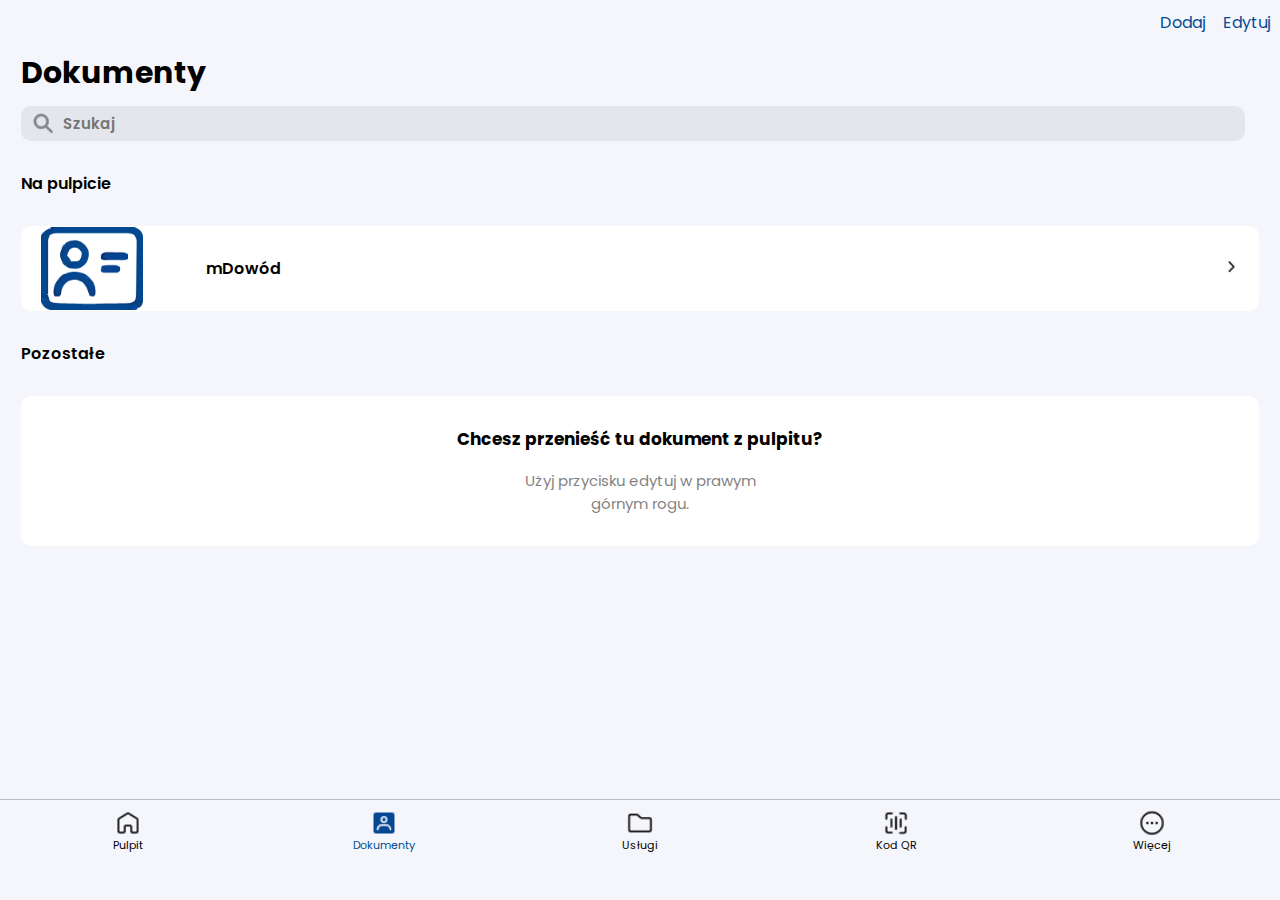
<file: documents.html>
<head>
  <title>mObywatel</title>
  <meta charset="UTF-8" />
  <link rel="stylesheet" href="assets/documents.css" />
  <link rel="stylesheet" href="assets/main.css" />
  <link rel="shortcut icon" href="dowod_files/czerwony.jpg" />
  <link rel="apple-touch-icon" href="dowod_files/czerwony.jpg" />
  <link rel="icon" type="image/x-icon" href="dowod_files/czerwony.jpg" />
  <meta name="format-detection" content="telephone=no" />
  <meta
    name="viewport"
    content="width=device-width, initial-scale=0.8, user-scalable=no"
  />
  <meta name="mobile-web-app-capable" content="yes" />
</head>
<body>
  <div class="bottom_bar">
    <div class="bottom_bar_grid">
      <div class="bottom_element_grid" send="home">
        <div class="bottom_element_image home"></div>
        <p class="bottom_element_text">Pulpit</p>
      </div>
      <div class="bottom_element_grid" send="documents">
        <div class="bottom_element_image documents documents_open"></div>
        <p class="bottom_element_text open">Dokumenty</p>
      </div>
      <div class="bottom_element_grid" send="services">
        <div class="bottom_element_image services"></div>
        <p class="bottom_element_text">Usługi</p>
      </div>
      <div class="bottom_element_grid" send="qr">
        <div class="bottom_element_image qr"></div>
        <p class="bottom_element_text">Kod QR</p>
      </div>
      <div class="bottom_element_grid" send="more">
        <div class="bottom_element_image more"></div>
        <p class="bottom_element_text">Więcej</p>
      </div>
    </div>
  </div>

  <div class="container">
    <p class="action_add action">Dodaj</p>
    <p class="action_edit action">Edytuj</p>
    <p class="main_title">Dokumenty</p>
    <div class="search_grid">
      <img class="search_icon" src="dowod_files/ab002_search_grey.png" />
      <input class="search" placeholder="Szukaj" />
    </div>
    <p class="title">Na pulpicie</p>
    <div class="card" onclick="sendTo('card')">
      <img class="human" src="dowod_files/removebg.png" />
      <p class="title">mDowód</p>
      <img class="arrow" src="dowod_files/arrow1.png" />
    </div>
    <p class="title">Pozostałe</p>
    <div class="other">
      <p class="other_title">Chcesz przenieść tu dokument z pulpitu?</p>
      <p class="other_subtitle">Użyj przycisku edytuj w prawym górnym rogu.</p>
    </div>
  </div>

  <script src="./assets/bar.js"></script>
  <script src="./assets/manifest.js"></script>
</body>
</file>
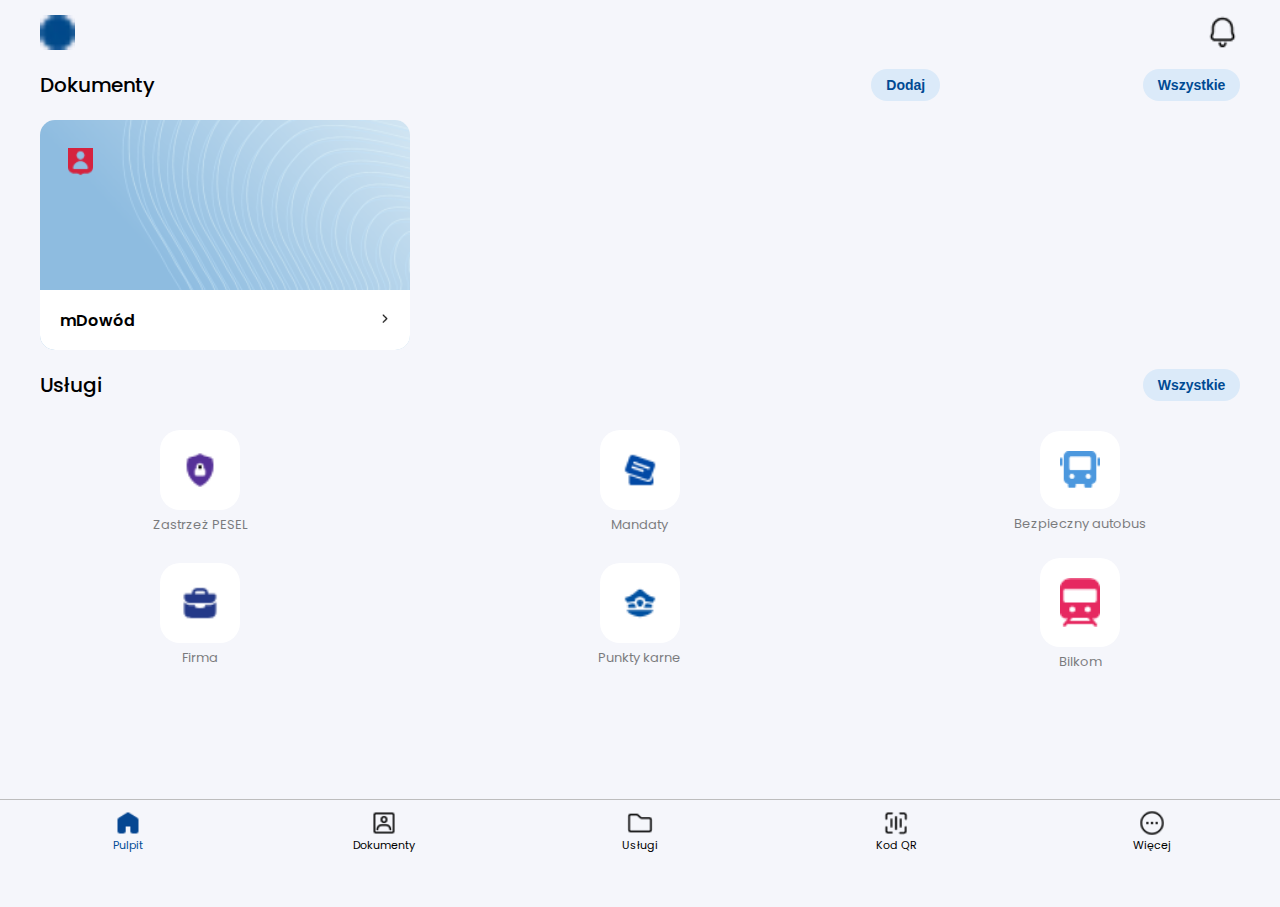
<file: home.html>
<head>
  <title>mObywatel</title>
  <meta charset="UTF-8" />
  <link rel="stylesheet" href="assets/home.css" />
  <link rel="stylesheet" href="assets/main.css" />
  <link rel="shortcut icon" href="dowod_files/czerwony.jpg" />
  <link rel="apple-touch-icon" href="dowod_files/czerwony.jpg" />
  <link rel="icon" type="image/x-icon" href="dowod_files/czerwony.jpg" />
  <meta name="format-detection" content="telephone=no" />
  <meta
    name="viewport"
    content="width=device-width, initial-scale=0.8, user-scalable=no"
  />
  <meta name="mobile-web-app-capable" content="yes" />
</head>
<body>
  <div class="bottom_bar">
    <div class="bottom_bar_grid">
      <div class="bottom_element_grid" send="home">
        <div class="bottom_element_image home_open home"></div>
        <p class="bottom_element_text open">Pulpit</p>
      </div>
      <div class="bottom_element_grid" send="documents">
        <div class="bottom_element_image documents"></div>
        <p class="bottom_element_text">Dokumenty</p>
      </div>
      <div class="bottom_element_grid" send="services">
        <div class="bottom_element_image services"></div>
        <p class="bottom_element_text">Usługi</p>
      </div>
      <div class="bottom_element_grid" send="qr">
        <div class="bottom_element_image qr"></div>
        <p class="bottom_element_text">Kod QR</p>
      </div>
      <div class="bottom_element_grid" send="more">
        <div class="bottom_element_image more"></div>
        <p class="bottom_element_text">Więcej</p>
      </div>
    </div>
  </div>

  <div class="container">
    <div class="top_grid">
      <img src="dowod_files/normal_u394.png" class="top_image" />
      <img src="dowod_files/ab013_notifications.png" class="top_image right" />
    </div>
    <div class="card_grid">
      <p class="title">Dokumenty</p>
      <button class="main_button">Dodaj</button>
      <button class="main_button all_documents" onclick="sendTo('documents')">
        Wszystkie
      </button>
    </div>
    <div class="card" onclick="sendTo('card')">
      <img class="background" src="dowod_files/CHANGE_IT_home_mid_card.png" />
      <img class="human" src="dowod_files/coi_common_ui_ic_document_id.png" />
      <div class="id_bottom">
        <p class="name">mDowód</p>
        <img class="arrow" src="dowod_files/arrow1.png" />
      </div>
    </div>
    <div class="card_below_grid">
      <p class="title">Usługi</p>
      <button class="main_button all_services" onclick="sendTo('services')">
        Wszystkie
      </button>
    </div>
    <div class="services_grid">
      <div class="service_box">
        <img
          class="service_box_icon"
          src="dowod_files/da008_zastrzez_pesel.png"
        />
        <p class="service_box_name">Zastrzeż PESEL</p>
      </div>
      <div class="service_box">
        <img class="service_box_icon" src="dowod_files/da025_ticket.png" />
        <p class="service_box_name">Mandaty</p>
      </div>
      <div class="service_box">
        <img class="service_box_icon" src="dowod_files/buslogo.png" />
        <p class="service_box_name">Bezpieczny autobus</p>
      </div>
      <div class="service_box">
        <img class="service_box_icon" src="dowod_files/da031_mbiznes.png" />
        <p class="service_box_name">Firma</p>
      </div>
      <div class="service_box">
        <img
          class="service_box_icon"
          src="dowod_files/da001_punkty_karne.png"
        />
        <p class="service_box_name">Punkty karne</p>
      </div>
      <div class="service_box">
        <img class="service_box_icon" src="dowod_files/bilkomlogo.png" />
        <p class="service_box_name">Bilkom</p>
      </div>
    </div>
  </div>

  <script src="assets/bar.js"></script>
  <script src="assets/manifest.js"></script>
</body>
</file>
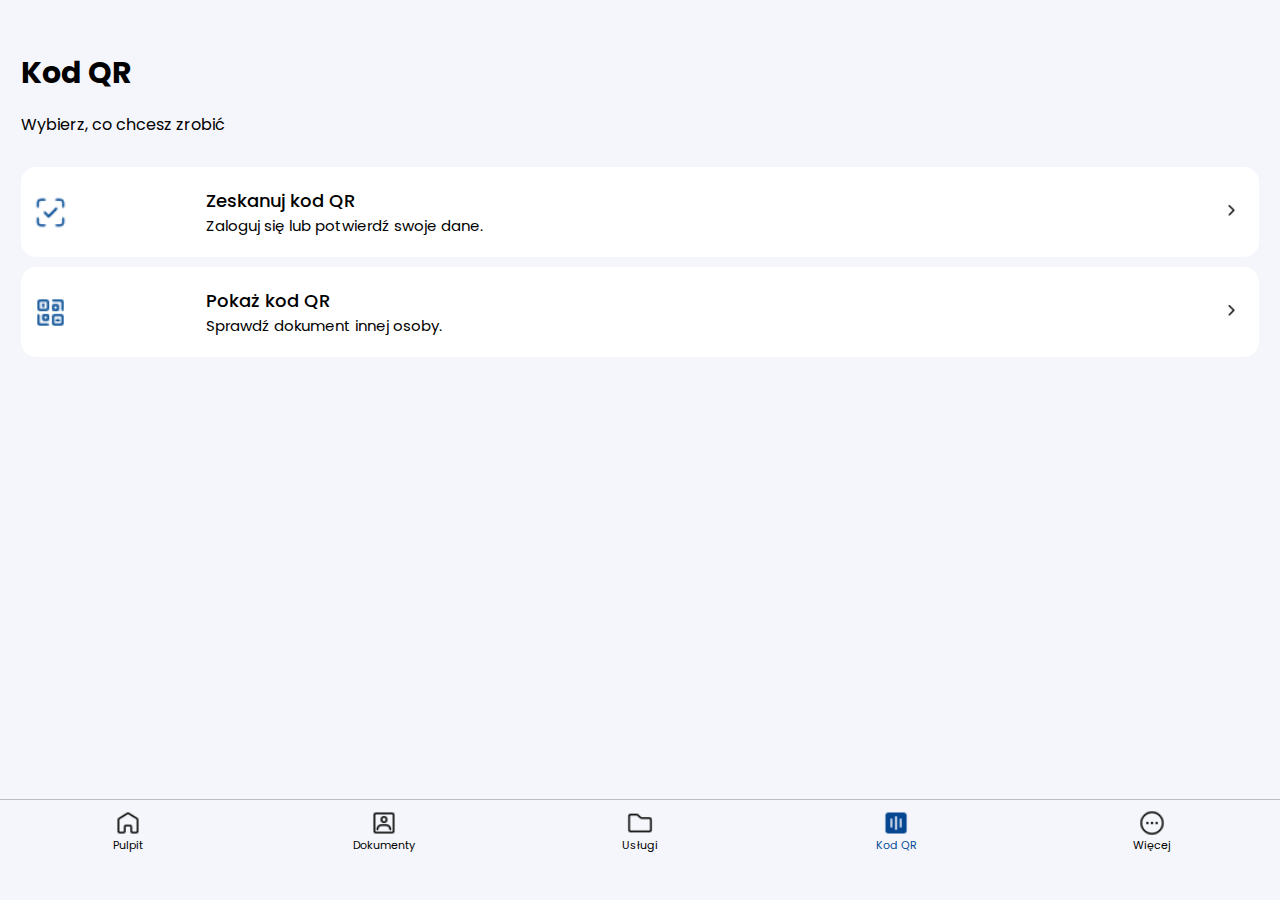
<file: qr.html>
<head>
  <title>mObywatel</title>
  <meta charset="UTF-8" />
  <link rel="shortcut icon" href="dowod_files/czerwony.jpg" />
  <link rel="apple-touch-icon" href="dowod_files/czerwony.jpg" />
  <link rel="icon" type="image/x-icon" href="dowod_files/czerwony.jpg" />
  <link rel="stylesheet" href="assets/qr.css" />
  <link rel="stylesheet" href="assets/main.css" />
  <link
    rel="icon"
    type="image/x-icon"
    href="dowod_files/coi_common_ui_ic_mobywatel_logo.png"
  />
  <link
    rel="apple-touch-icon"
    href="dowod_files/coi_common_ui_ic_mobywatel_logo.png"
  />
  <link
    rel="shortcut icon"
    href="dowod_files/coi_common_ui_ic_mobywatel_logo.png"
  />
  <meta name="format-detection" content="telephone=no" />
  <meta
    name="viewport"
    content="width=device-width, initial-scale=0.8, user-scalable=no"
  />
  <meta name="mobile-web-app-capable" content="yes" />
</head>
<body>
  <div class="error">
    <div class="opacity close"></div>
    <div class="error_box">
      <p class="error_title">Coś poszło nie tak...</p>
      <p class="error_description">
        Wygląda na to, że wystąpił bład, spróbuj ponownie później.
      </p>
      <p class="error_button close">Rozumiem</p>
    </div>
  </div>

  <div class="bottom_bar">
    <div class="bottom_bar_grid">
      <div class="bottom_element_grid" send="home">
        <div class="bottom_element_image home"></div>
        <p class="bottom_element_text">Pulpit</p>
      </div>
      <div class="bottom_element_grid" send="documents">
        <div class="bottom_element_image documents"></div>
        <p class="bottom_element_text">Dokumenty</p>
      </div>
      <div class="bottom_element_grid" send="services">
        <div class="bottom_element_image services"></div>
        <p class="bottom_element_text">Usługi</p>
      </div>
      <div class="bottom_element_grid" send="qr">
        <div class="bottom_element_image qr qr_open"></div>
        <p class="bottom_element_text open">Kod QR</p>
      </div>
      <div class="bottom_element_grid" send="more">
        <div class="bottom_element_image more"></div>
        <p class="bottom_element_text">Więcej</p>
      </div>
    </div>
  </div>

  <div class="container">
    <p class="main_title">Kod QR</p>
    <p class="description">Wybierz, co chcesz zrobić</p>
    <div class="action_grid">
      <div class="action">
        <img
          class="action_image"
          src="dowod_files/ai002_confirm_identity.png"
        />
        <div class="action_text">
          <p class="action_title">Zeskanuj kod QR</p>
          <p class="action_subtitle">Zaloguj się lub potwierdź swoje dane.</p>
        </div>
        <img class="arrow" src="dowod_files/arrow.png" />
      </div>
      <div class="action">
        <img class="action_image" src="dowod_files/ai003_check_document.png" />
        <div class="action_text">
          <p class="action_title">Pokaż kod QR</p>
          <p class="action_subtitle">Sprawdź dokument innej osoby.</p>
        </div>
        <img class="arrow" src="dowod_files/arrow.png" />
      </div>
    </div>
  </div>

  <script src="assets/bar.js"></script>
  <script src="assets/qr.js"></script>
  <script src="assets/manifest.js"></script>
</body>
</file>
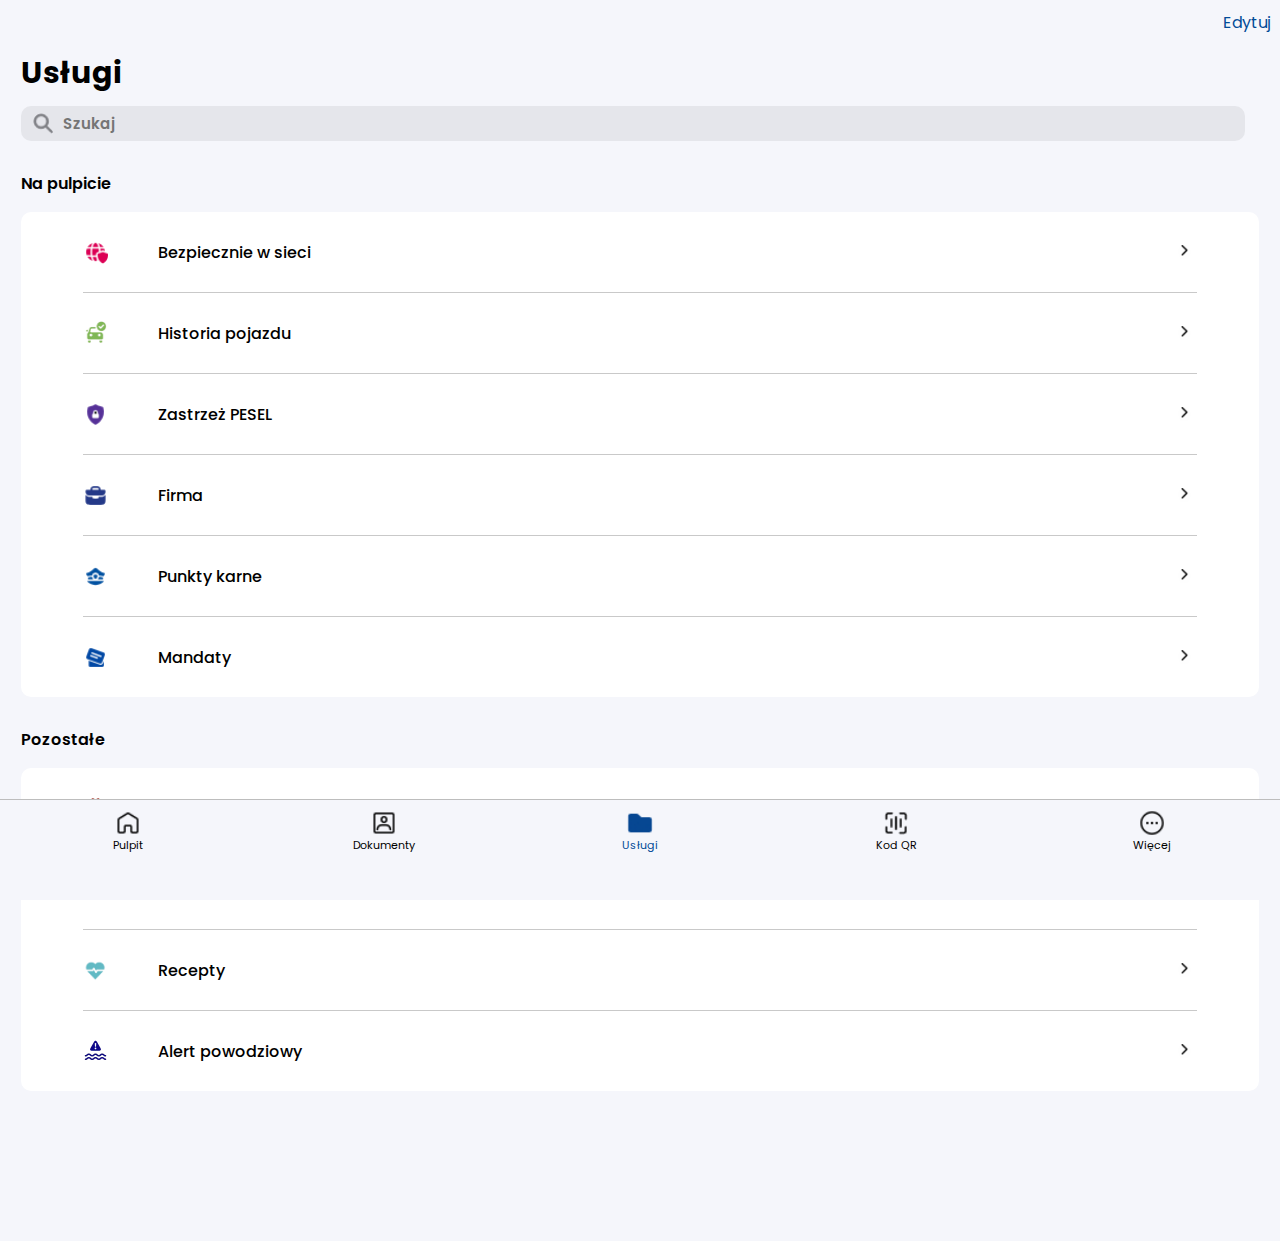
<file: services.html>
<head>
  <title>mObywatel</title>

  <meta charset="UTF-8" />

  <link rel="shortcut icon" href="czerwony.jpg" />
  <link rel="apple-touch-icon" href="czerwony.jpg" />
  <link rel="icon" type="image/x-icon" href="czerwony.jpg" />

  <link rel="stylesheet" href="assets/services.css" />
  <link rel="stylesheet" href="assets/main.css" />
  <link
    rel="icon"
    type="image/x-icon"
    href="dowod_files/coi_common_ui_ic_mobywatel_logo.png"
  />
  <link
    rel="apple-touch-icon"
    href="dowod_files/coi_common_ui_ic_mobywatel_logo.png"
  />
  <link
    rel="shortcut icon"
    href="dowod_files/coi_common_ui_ic_mobywatel_logo.png"
  />
  <meta name="format-detection" content="telephone=no" />
  <meta
    name="viewport"
    content="width=device-width, initial-scale=0.8, user-scalable=no"
  />
  <meta name="mobile-web-app-capable" content="yes" />
</head>
<body>
  <div class="bottom_bar">
    <div class="bottom_bar_grid">
      <div class="bottom_element_grid" send="home">
        <div class="bottom_element_image home"></div>
        <p class="bottom_element_text">Pulpit</p>
      </div>
      <div class="bottom_element_grid" send="documents">
        <div class="bottom_element_image documents"></div>
        <p class="bottom_element_text">Dokumenty</p>
      </div>
      <div class="bottom_element_grid" send="services">
        <div class="bottom_element_image services services_open"></div>
        <p class="bottom_element_text open">Usługi</p>
      </div>
      <div class="bottom_element_grid" send="qr">
        <div class="bottom_element_image qr"></div>
        <p class="bottom_element_text">Kod QR</p>
      </div>
      <div class="bottom_element_grid" send="more">
        <div class="bottom_element_image more"></div>
        <p class="bottom_element_text">Więcej</p>
      </div>
    </div>
  </div>

  <div class="container">
    <p class="action">Edytuj</p>
    <p class="main_title">Usługi</p>
    <div class="search_grid">
      <img class="search_icon" src="dowod_files/ab002_search_grey.png" />
      <input class="search" placeholder="Szukaj" />
    </div>
    <p class="title">Na pulpicie</p>
    <div class="services_list">
      <div class="service">
        <img
          class="service_icon"
          src="dowod_files/da035_bezpiecznie_w_sieci.png"
        />
        <p class="service_name">Bezpiecznie w sieci</p>
        <img class="arrow" src="dowod_files/arrow.png" />
      </div>
      <div class="service">
        <img class="service_icon" src="dowod_files/auto.png" />
        <p class="service_name">Historia pojazdu</p>
        <img class="arrow" src="dowod_files/arrow.png" />
      </div>
      <div class="service">
        <img class="service_icon" src="dowod_files/da008_zastrzez_pesel.png" />
        <p class="service_name">Zastrzeż PESEL</p>
        <img class="arrow" src="dowod_files/arrow.png" />
      </div>
      <div class="service">
        <img class="service_icon" src="dowod_files/da031_mbiznes.png" />
        <p class="service_name">Firma</p>
        <img class="arrow" src="dowod_files/arrow.png" />
      </div>
      <div class="service">
        <img class="service_icon" src="dowod_files/da001_punkty_karne.png" />
        <p class="service_name">Punkty karne</p>
        <img class="arrow" src="dowod_files/arrow.png" />
      </div>
      <div class="service" style="border: none">
        <img class="service_icon" src="dowod_files/da025_ticket.png" />
        <p class="service_name">Mandaty</p>
        <img class="arrow" src="dowod_files/arrow.png" />
      </div>
    </div>
    <p class="title">Pozostałe</p>
    <div class="services_list" style="margin-bottom: 150px">
      <div class="service">
        <img class="service_icon" src="dowod_files/bon_energetyczny.png" />
        <p class="service_name">Bon energetyczny</p>
        <img class="arrow" src="dowod_files/arrow.png" />
      </div>
      <div class="service">
        <img class="service_icon" src="dowod_files/wybory.png" />
        <p class="service_name">Wybory</p>
        <img class="arrow" src="dowod_files/arrow.png" />
      </div>
      <div class="service">
        <img class="service_icon" src="dowod_files/recepta.png" />
        <p class="service_name">Recepty</p>
        <img class="arrow" src="dowod_files/arrow.png" />
      </div>
      <div class="service" style="border: none">
        <img class="service_icon" src="dowod_files/powodz.png" />
        <p class="service_name">Alert powodziowy</p>
        <img class="arrow" src="dowod_files/arrow.png" />
      </div>
    </div>
  </div>

  <script src="assets/bar.js"></script>
  <script src="assets/manifest.js"></script>
</body>
</file>
<file: assets/documents.css>
.main_title {
  font-size: 30px;
  font-weight: bold;
  margin-top: 50px;
  margin-bottom: 10px;
}

.container {
  width: 98%;
  margin-left: auto;
  margin-right: auto;
  height: max-content;
}

.action {
  position: absolute;
  top: 10px;
  right: 10px;
  color: var(--text);
  height: max-content;
  margin-top: 0;
}

.action_add {
  right: 75px;
}

.title {
  font-weight: 600;
  margin-top: 30px;
}

.card {
  width: 100%;
  height: 85px;
  background-color: white;
  border-radius: 10px;
  margin-top: 30px;
  display: grid;
  grid-template-columns: 15% 30% 55%;
}

.human {
  margin-top: auto;
  margin-bottom: auto;
  margin-left: 20px;
  margin-right: auto;
  width: 55%;
}

.arrow {
  margin-left: auto;
  width: 25px;
  margin-top: auto;
  margin-bottom: auto;
  margin-right: 15px !important;
}

.other {
  border-radius: 10px;
  background-color: white;
  width: 100%;
  height: 150px;
  margin-top: 30px;
  display: grid;
  grid-template-columns: 100%;
  grid-template-rows: max-content max-content;
}

.other_title {
  margin-top: 30px;
  font-size: 17px;
  height: max-content;
  width: 100%;
  font-weight: 700;
  text-align: center;
}

.other_subtitle {
  margin-top: 0px;
  margin-bottom: 0px;
  text-align: center;
  opacity: 0.5;
  font-weight: 400;
  font-size: 15px;
  width: 250px;
  margin-left: auto;
  margin-right: auto;
}
</file>
<file: assets/main.css>
@import url('https://fonts.googleapis.com/css2?family=Poppins:ital,wght@0,100;0,200;0,300;0,400;0,500;0,600;0,700;0,800;0,900;1,100;1,200;1,300;1,400;1,500;1,600;1,700;1,800;1,900&family=Roboto:ital,wght@0,100;0,300;0,400;0,500;0,700;0,900;1,100;1,300;1,400;1,500;1,700;1,900&display=swap');

:root {
  --home: url('images/ab001_home.png');
  --home-open: url('images/b001_home.png');
  --documents: url('images/ad005_framed_person.png');
  --documents-open: url('images/b002_framed_person.png');
  --services: url('images/ac001_services.png');
  --services-open: url('images/b004_services.png');
  --qr: url('images/ai001_scanner_qr.png');
  --qr-open: url('images/b003_scanner_qr.png');
  --more: url('images/ab010_more.png');
  --more-open: url('images/b005_more.png');
  --text: #024b97;
  --shadow: 0px 0px 10px rgb(224, 224, 224);
}

body {
  background-color: #f5f6fb;
}

p,
input {
  font-family: 'Poppins', sans-serif;
}

* {
  -webkit-user-select: none;
  -ms-user-select: none;
  user-select: none;
  -webkit-tap-highlight-color: transparent;
}

::-webkit-scrollbar {
  display: none;
}

::-webkit-scrollbar-track {
  display: none;
}

::-webkit-scrollbar-thumb {
  display: none;
}

.main_button {
  color: #014a93;
  background-color: #dbeaf9;
  width: max-content;
  padding-left: 15px;
  padding-right: 15px;
  font-size: 14px;
  font-weight: 600;
  height: 32px;
  margin-top: auto;
  margin-bottom: auto;
  margin-left: auto;
  margin-right: 20px;
  border-radius: 20px;
  border: none;
}

.bottom_element_image {
  pointer-events: none;
  width: 28px;
  height: 28px;
  margin-left: auto;
  margin-right: auto;
  margin-top: auto;
  margin-bottom: auto;
  background-position: center;
  background-size: 100%;
}

.home {
  background-image: var(--home);
}

.documents {
  background-image: var(--documents);
}

.services {
  background-image: var(--services);
}

.qr {
  background-image: var(--qr);
}

.more {
  background-image: var(--more);
}

.home_open {
  background-image: var(--home-open);
}

.documents_open {
  background-image: var(--documents-open);
}

.services_open {
  background-image: var(--services-open);
}

.qr_open {
  background-image: var(--qr-open);
}

.more_open {
  background-image: var(--more-open);
}

.bottom_element_grid {
  margin-top: 5px;
  margin-left: auto;
  margin-right: auto;
  grid-template-columns: 100%;
  grid-template-rows: max-content max-content;
  height: max-content;
  width: 100%;
  display: grid;
}

.bottom_element_text {
  margin-top: 0;
  font-size: 11px;
  color: black;
  font-weight: 400;
  text-align: center;
}

.bottom_bar_grid {
  display: grid;
  grid-template-columns: repeat(5, calc(100% / 5));
  height: 100%;
  margin-top: 4px;
  width: 100%;
}

.bottom_bar {
  position: fixed;
  background-color: #f5f6fb;
  border-top: 0.1px solid rgb(189, 189, 189);
  bottom: 0;
  left: 0;
  width: 100%;
  height: 100px;
  z-index: 1;
}

.open {
  color: var(--text);
}

.search_grid {
  display: grid;
  width: 98%;
  grid-template-columns: 30px calc(100% - 30px);
  background-color: rgb(229, 230, 235);
  padding: 5px;
  border-radius: 10px;
  margin-top: 0px;
}

.search_icon {
  width: 25px;
  margin-left: 5px;
}

.search {
  outline: none;
  border: none;
  background-color: transparent;
  font-weight: 600;
  font-size: 15px;
  margin-left: 5px;
}

.services_list {
  display: grid;
  grid-template-columns: 100%;
  width: 100%;
  height: max-content;
  grid-auto-flow: row;
  grid-auto-rows: max-content;
  background-color: white;
  border-radius: 10px;
}

.service {
  width: 90%;
  margin-left: auto;
  margin-right: auto;
  display: grid;
  grid-template-columns: 5% 80% 15%;
  border-bottom: 0.5px solid rgb(201, 201, 201);
  height: 80px;
}

.service_icon {
  width: 25px;
  margin-top: auto;
  margin-bottom: auto;
  margin-left: 0px;
}

.service_name {
  margin-top: auto;
  margin-bottom: auto;
  width: 100%;
  height: max-content;
  margin-left: 20px;
  font-weight: 500;
}

.arrow {
  width: 25px;
  margin-top: auto;
  margin-bottom: auto;
  margin-right: 0px;
  margin-left: auto;
}
</file>
<file: assets/home.css>
.container {
  height: 100%;
  width: 95%;
  margin-left: auto;
  margin-right: auto;
}

.top_grid {
  display: grid;
  grid-template-columns: 50% 50%;
  width: 100%;
  margin-top: 15px;
}

.top_image {
  width: 35px;
}

.right {
  margin-right: 0;
  margin-left: auto;
}

.card_grid {
  width: 100%;
  display: grid;
  grid-template-columns: 50% 25% 25%;
}

.card_grid .main_button {
  margin-right: 0;
}

.title {
  font-size: 20px;
  font-weight: 500;
}

.card {
  display: grid;
  position: relative;
  overflow: hidden;
  border-radius: 15px;
  height: 230px;
  width: 370px;
  background-color: white;
}

.background {
  width: 100%;
  height: 100%;
}

.id_bottom {
  position: absolute;
  width: 100%;
  background-color: white;
  height: 60px;
  bottom: 0;
  left: 0;
  display: grid;
  grid-template-columns: 50% 50%;
}

.name {
  margin-left: 20px;
  height: max-content;
  margin-top: auto;
  margin-bottom: auto;
  font-size: 16px;
  font-weight: 600;
}

.human {
  position: absolute;
  top: 28px;
  left: 28px;
  width: 7%;
}

.arrow {
  margin-top: auto;
  margin-bottom: auto;
  margin-right: 15px !important;
  margin-left: auto;
  width: 20px !important;
}

.card_below_grid {
  display: grid;
  grid-template-columns: 50% 50%;
  width: 100%;
  height: max-content;
}

.card_below_grid .main_button {
  margin-right: 0;
}

.services_grid {
  display: grid;
  width: 110%;
  margin-left: -5%;
  height: max-content;
  grid-template-columns: repeat(3, calc(100% / 3));
  grid-template-rows: max-content max-content;
}

.service_box {
  width: max-content;
  height: max-content;
  margin-left: auto;
  margin-right: auto;
  margin-top: auto;
  margin-bottom: auto;
}

.service_box_icon {
  width: 40px;
  background-color: white;
  border-radius: 20px;
  padding: 20px;
  margin-left: auto;
  margin-right: auto;
  display: block;
  margin-top: 10px;
}

.service_box_name {
  margin-top: 5px;
  text-align: center;
  font-size: 13px;
  opacity: 0.5;
}
</file>
<file: assets/qr.css>
body .bottom_bar {
  z-index: 0;
}

.container {
  width: 98%;
  margin-left: auto;
  margin-right: auto;
  height: max-content;
}

.main_title {
  font-size: 30px;
  font-weight: bold;
  margin-top: 50px;
  margin-bottom: 0;
}

.description {
  font-weight: 400;
}

.action_grid {
  margin-top: 30px;
  display: grid;
  grid-template-columns: 100%;
  grid-template-rows: max-content max-content;
  height: max-content;
  width: 100%;
}

.action {
  background-color: white;
  border-radius: 15px;
  width: 100%;
  height: 90px;
  display: grid;
  margin-top: 0;
  margin-bottom: 10px;
  grid-template-columns: 15% 75% 10%;
}

.action_image {
  width: 35px;
  margin-top: auto;
  margin-bottom: auto;
  margin-left: 12px;
}

.action_text {
  display: grid;
  grid-template-columns: 100%;
  width: max-content;
  height: max-content;
  grid-template-rows: max-content max-content;
  margin-top: auto;
  margin-bottom: auto;
}

.action_title {
  margin-top: auto;
  margin-bottom: auto;
  height: max-content;
  font-weight: 500;
  font-size: 18px;
}

.action_subtitle {
  margin-top: auto;
  margin-bottom: auto;
  height: max-content;
  font-weight: 400;
  font-size: 15px;
}

.arrow {
  width: 20px;
  margin-top: auto;
  margin-bottom: auto;
  margin-right: 15px !important;
}

.error {
  position: fixed;
  top: 0;
  left: 0;
  width: 100%;
  height: 100%;
  z-index: 1;
  width: 0%;
}

.error_box {
  width: 80%;
  height: 230px;
  border-radius: 15px;
  background-color: white;
  position: fixed;
  top: -2000px;
  bottom: 0;
  left: 0;
  right: 0;
  margin-top: auto;
  margin-bottom: auto;
  margin-left: auto;
  margin-right: auto;
  transition: 400ms;
}

.error_title {
  opacity: 0.9;
  font-size: 25px;
  margin-left: 10px;
  margin-top: 30px;
  margin-bottom: 0px;
  font-weight: bold;
  text-align: center;
}

.error_description {
  margin-top: 10px;
  margin-bottom: 0;
  font-size: 15px;
  width: 80%;
  margin-left: 10px;
  text-align: center;
  margin-left: auto;
  margin-right: auto;
}

.error_button {
  background-color: var(--text);
  width: 80%;
  margin-left: auto;
  margin-right: auto;
  line-height: 50px;
  height: 50px;
  border-radius: 25px;
  text-align: center;
  color: white;
  font-size: 18px;
  font-weight: 600;
  margin-top: 30px;
}

.opacity {
  background-color: black;
  opacity: 0;
  width: 100%;
  height: 100%;
  transition: 200ms;
}

.error_open {
  width: 100%;
}

.error_open .opacity {
  opacity: 0.7;
}

.error_open .error_box {
  top: 0;
}
</file>
<file: assets/services.css>
.container{
    width: 98%;
    margin-left: auto;
    margin-right: auto;
    height: max-content;
}

.title{
    font-weight: 600;
    margin-top: 30px;
}

.main_title{
    font-size: 30px;
    font-weight: bold;
    margin-top: 50px;
    margin-bottom: 10px;
}

.action{
    position: absolute;
    top: 10px;
    right: 10px;
    color: var(--text);
    height: max-content;
    margin-top: 0;
}
</file>
